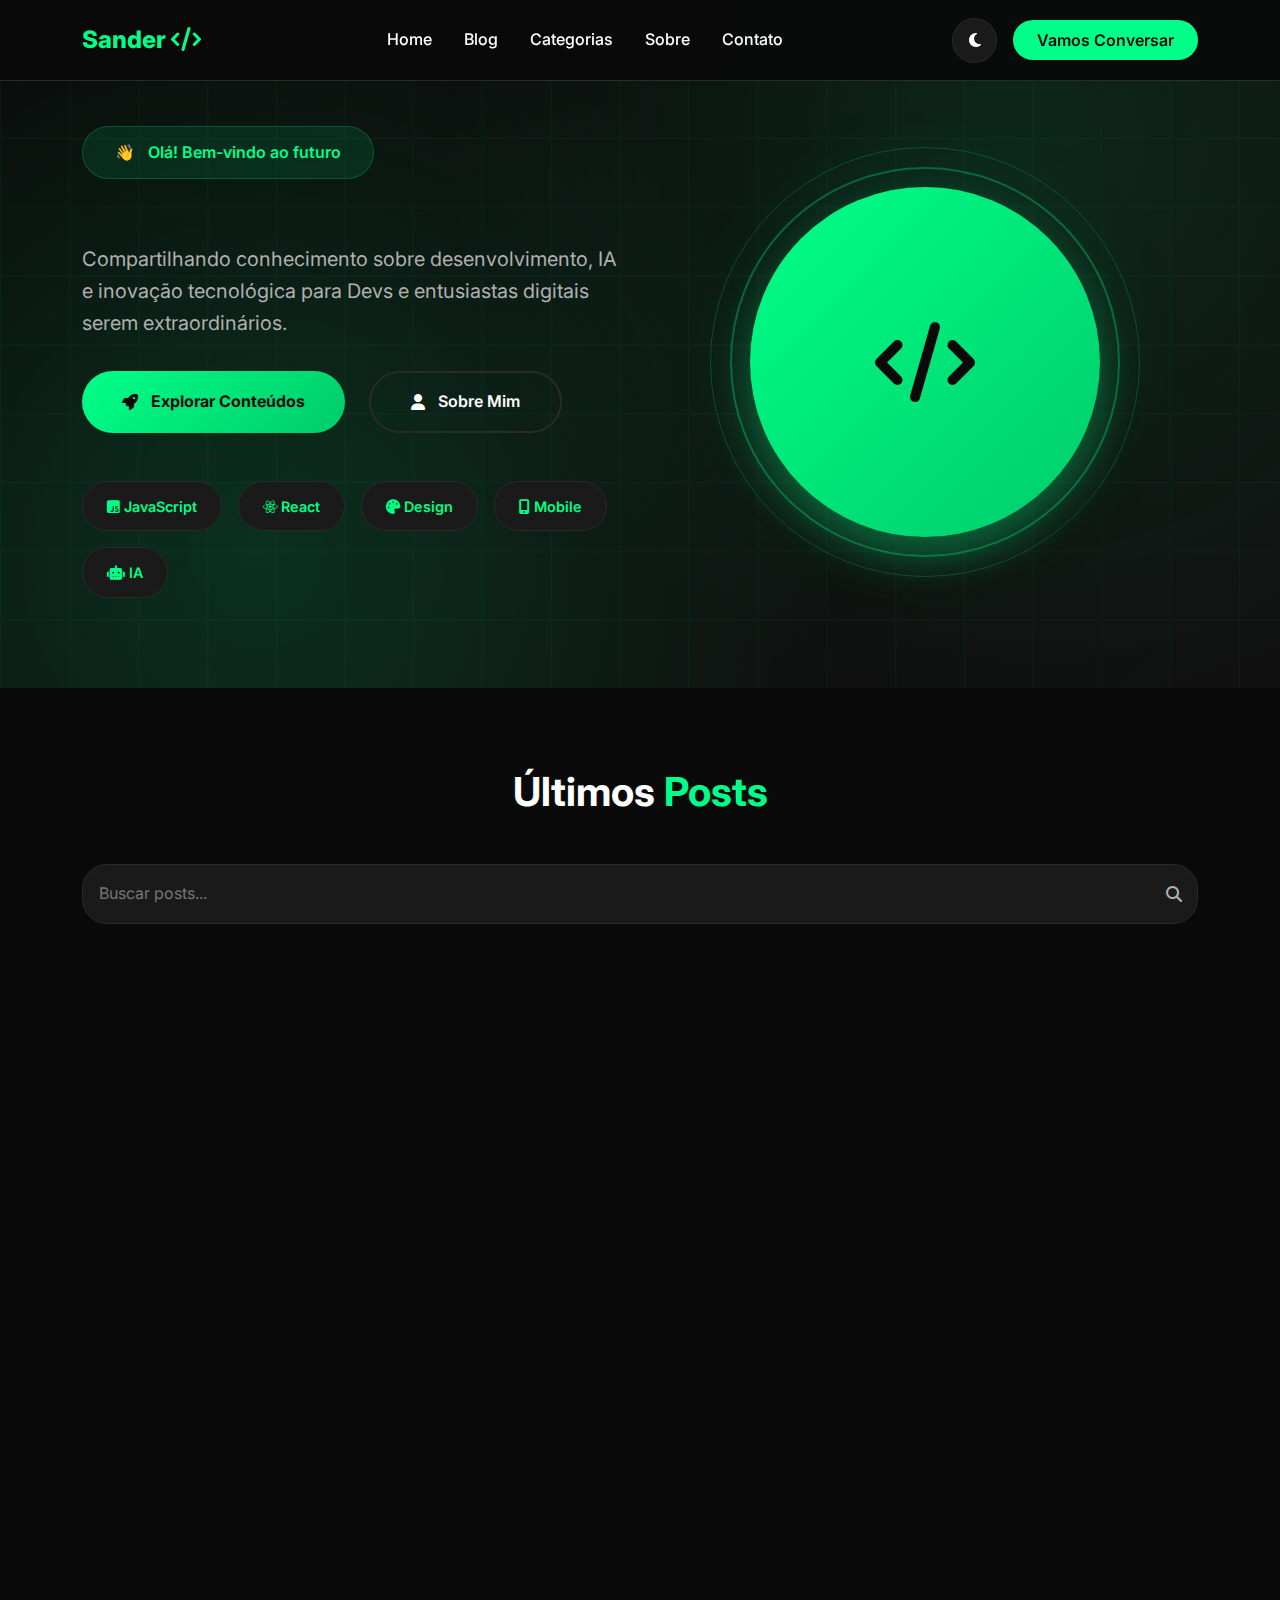
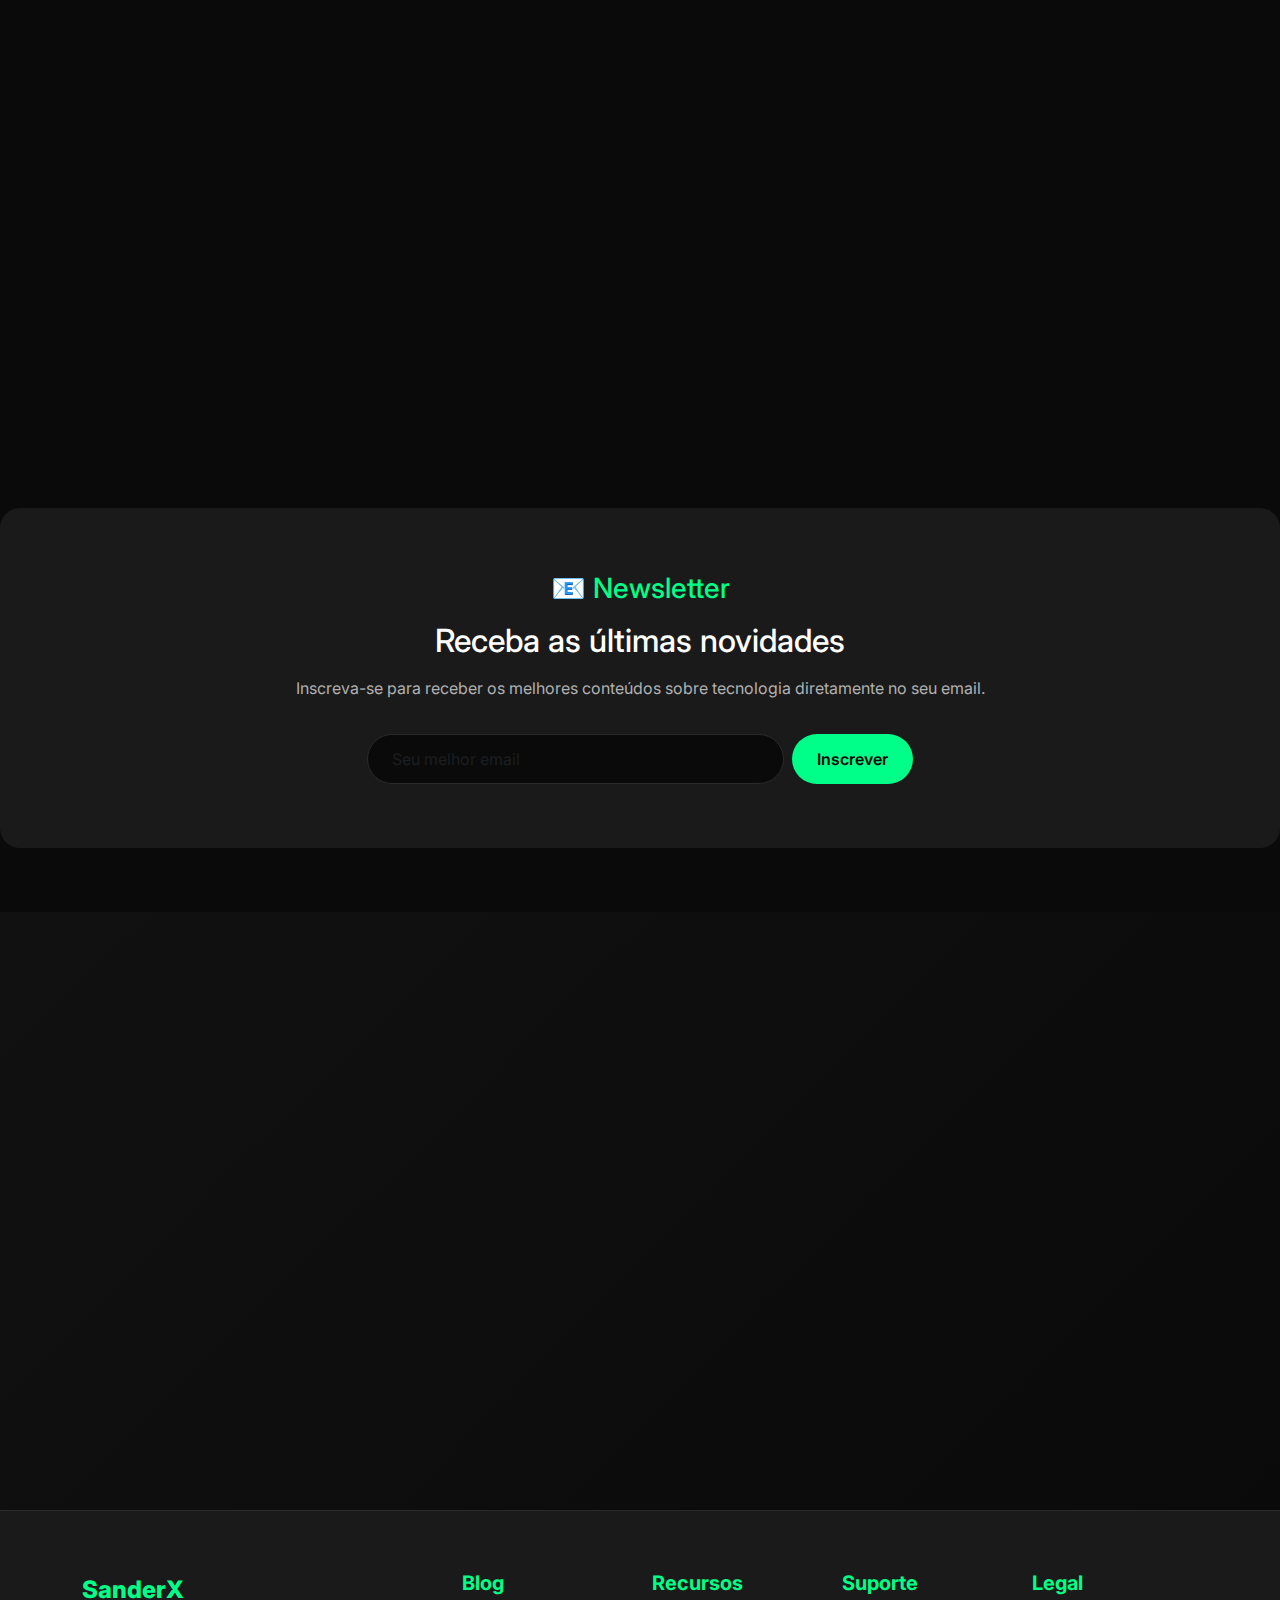
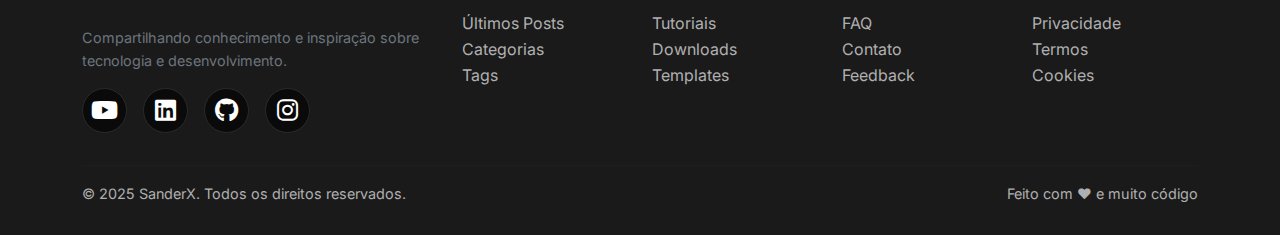
<file: sanderx/index.html>
<!DOCTYPE html>
<html lang="pt-BR">
<head>
    <meta charset="UTF-8">
    <meta name="viewport" content="width=device-width, initial-scale=1.0">
    <title>SanderX - O Cosmo Digital</title>
    <link href="https://cdnjs.cloudflare.com/ajax/libs/bootstrap/5.3.0/css/bootstrap.min.css" rel="stylesheet">
    <link href="https://cdnjs.cloudflare.com/ajax/libs/font-awesome/6.4.0/css/all.min.css" rel="stylesheet">
    <link href="https://fonts.googleapis.com/css2?family=Inter:wght@300;400;500;600;700;800&display=swap" rel="stylesheet">
    <link rel="stylesheet" href="css/style.css">
    <link rel="stylesheet" href="css/cssAuxiliar.css">
</head>
<body>
    <!-- Loading Screen -->
    <div class="loading-screen" id="loadingScreen">
        <div class="loader"></div>
    </div>
    <!-- Navigation -->
    <nav class="navbar navbar-expand-lg fixed-top">
        <div class="container">
            <a class="navbar-brand" href="#"> Sander <i class="fas fa-code"></i></a>
            <button class="navbar-toggler" type="button" data-bs-toggle="collapse" data-bs-target="#navbarNav">
                <i class="fas fa-bars"></i>
            </button>
            <div class="collapse navbar-collapse" id="navbarNav">
                <ul class="navbar-nav mx-auto">
                    <li class="nav-item">
                        <a class="nav-link" href="index.html">Home</a>
                    </li>
                    <li class="nav-item">
                        <a class="nav-link" href="blog.html">Blog</a>
                    </li>
                    <li class="nav-item">
                        <a class="nav-link" href="#categorias">Categorias</a>
                    </li>
                    <li class="nav-item">
                        <a class="nav-link" href="sobre.html">Sobre</a>
                    </li>
                    <li class="nav-item">
                        <a class="nav-link" href="contato.html">Contato</a>
                    </li>
                </ul>
                <div class="d-flex align-items-center gap-3">
                    <button class="theme-toggle" id="themeToggle">
                        <i class="fas fa-moon"></i>
                    </button>
                    <button class="btn btn-talk">Vamos Conversar</button>
                </div>
            </div>
        </div>
    </nav>

    <!-- Hero Section -->
     <section class="hero" id="home">
        <div class="container">
            <div class="row align-items-center">
                <div class="col-lg-6">
                    <div class="hero-content fade-in-up">
                        <div class="hero-badge">
                            <span>👋</span>
                            Olá! Bem-vindo ao futuro
                        </div>
                        <h1>
                            Explorando o universo da 
                            <span class="text-gradient">Tecnologia</span>
                        </h1>
                        <p class="hero-subtitle">
                            Compartilhando conhecimento sobre desenvolvimento, IA e inovação tecnológica para Devs e entusiastas digitais serem extraordinários.
                        </p>
                        
                        <div class="hero-cta">
                            <a href="#blog" class="btn-primary-hero">
                                <i class="fas fa-rocket"></i>
                                Explorar Conteúdos
                            </a>
                            <a href="#sobre" class="btn-secondary-hero">
                                <i class="fas fa-user"></i>
                                Sobre Mim
                            </a>
                        </div>
                        
                        <div class="hero-tags">
                            <span class="tag"><i class="fab fa-js-square"></i> JavaScript</span>
                            <span class="tag"><i class="fab fa-react"></i> React</span>
                            <span class="tag"><i class="fas fa-palette"></i> Design</span>
                            <span class="tag"><i class="fas fa-mobile-alt"></i> Mobile</span>
                            <span class="tag"><i class="fas fa-robot"></i> IA</span>
                        </div>
                    </div>
                </div>
                <div class="col-lg-6">
                    <div class="hero-visual fade-in-up">
                        <div class="hero-circle">
                            <i class="fas fa-code"></i>
                        </div>
                    </div>
                </div>
            </div>
        </div>
    </section>

    <!-- Blog Posts Section -->
    <section class="blog-section" id="blog">
        <div class="container">
            <h2 class="section-title fade-in-up">Últimos <span>Posts</span></h2>
            
            <div class="row g-4">
                <div class="col-lg-4 col-md-6 fade-in-up">
                    <article class="blog-card">
                        <div class="blog-image">
                            <i class="fab fa-react"></i>
                        </div>
                        <div class="blog-content">
                            <div class="blog-meta">
                                <span><i class="fas fa-calendar"></i> 28 Mai 2025</span>
                                <span><i class="fas fa-tag"></i> React</span>
                            </div>
                            <h3 class="blog-title">React 19: Novidades e Recursos Revolucionários</h3>
                            <p class="blog-excerpt">Descubra as principais funcionalidades do React 19 e como elas podem transformar o desenvolvimento de aplicações modernas.</p>
                            <a href="#" class="read-more">Ler mais <i class="fas fa-arrow-right"></i></a>
                        </div>
                    </article>
                </div>

                <div class="col-lg-4 col-md-6 fade-in-up">
                    <article class="blog-card">
                        <div class="blog-image">
                            <i class="fas fa-palette"></i>
                        </div>
                        <div class="blog-content">
                            <div class="blog-meta">
                                <span><i class="fas fa-calendar"></i> 25 Mai 2025</span>
                                <span><i class="fas fa-tag"></i> Design</span>
                            </div>
                            <h3 class="blog-title">Tendências de UI/UX para 2025</h3>
                            <p class="blog-excerpt">Explore as principais tendências de design que estão moldando a experiência do usuário em 2025.</p>
                            <a href="#" class="read-more">Ler mais <i class="fas fa-arrow-right"></i></a>
                        </div>
                    </article>
                </div>

                <div class="col-lg-4 col-md-6 fade-in-up">
                    <article class="blog-card">
                        <div class="blog-image">
                            <i class="fas fa-robot"></i>
                        </div>
                        <div class="blog-content">
                            <div class="blog-meta">
                                <span><i class="fas fa-calendar"></i> 22 Mai 2025</span>
                                <span><i class="fas fa-tag"></i> IA</span>
                            </div>
                            <h3 class="blog-title">Inteligência Artificial no Desenvolvimento</h3>
                            <p class="blog-excerpt">Como a IA está revolucionando o processo de desenvolvimento e aumentando a produtividade dos desenvolvedores.</p>
                            <a href="#" class="read-more">Ler mais <i class="fas fa-arrow-right"></i></a>
                        </div>
                    </article>
                </div>

                <div class="col-lg-4 col-md-6 fade-in-up">
                    <article class="blog-card">
                        <div class="blog-image">
                            <i class="fas fa-mobile-alt"></i>
                        </div>
                        <div class="blog-content">
                            <div class="blog-meta">
                                <span><i class="fas fa-calendar"></i> 20 Mai 2025</span>
                                <span><i class="fas fa-tag"></i> Mobile</span>
                            </div>
                            <h3 class="blog-title">Progressive Web Apps: O Futuro é Agora</h3>
                            <p class="blog-excerpt">Entenda como PWAs estão revolucionando a experiência mobile e desktop simultaneamente.</p>
                            <a href="#" class="read-more">Ler mais <i class="fas fa-arrow-right"></i></a>
                        </div>
                    </article>
                </div>

                <div class="col-lg-4 col-md-6 fade-in-up">
                    <article class="blog-card">
                        <div class="blog-image">
                            <i class="fas fa-database"></i>
                        </div>
                        <div class="blog-content">
                            <div class="blog-meta">
                                <span><i class="fas fa-calendar"></i> 18 Mai 2025</span>
                                <span><i class="fas fa-tag"></i> Backend</span>
                            </div>
                            <h3 class="blog-title">Node.js vs Deno: A Batalha dos Runtimes</h3>
                            <p class="blog-excerpt">Comparação detalhada entre Node.js e Deno para ajudar na escolha da melhor solução para seu projeto.</p>
                            <a href="#" class="read-more">Ler mais <i class="fas fa-arrow-right"></i></a>
                        </div>
                    </article>
                </div>

                <div class="col-lg-4 col-md-6 fade-in-up">
                    <article class="blog-card">
                        <div class="blog-image">
                            <i class="fas fa-shield-alt"></i>
                        </div>
                        <div class="blog-content">
                            <div class="blog-meta">
                                <span><i class="fas fa-calendar"></i> 15 Mai 2025</span>
                                <span><i class="fas fa-tag"></i> Segurança</span>
                            </div>
                            <h3 class="blog-title">Cybersecurity em Aplicações Web</h3>
                            <p class="blog-excerpt">Melhores práticas de segurança para proteger suas aplicações web contra ameaças modernas.</p>
                            <a href="#" class="read-more">Ler mais <i class="fas fa-arrow-right"></i></a>
                        </div>
                    </article>
                </div>
            </div>
        </div>
    </section>

    <!-- Categories Section -->
    <section class="categories-section" id="categorias">
        <div class="container">
            <h2 class="section-title fade-in-up">Categorias <span>Populares</span></h2>
            
            <div class="row g-4">
                <div class="col-lg-3 col-md-6 fade-in-up">
                    <div class="category-card">
                        <div class="category-icon">
                            <i class="fas fa-code"></i>
                        </div>
                        <h3 class="category-title">Desenvolvimento</h3>
                        <p>Tutoriais e dicas sobre programação, frameworks e ferramentas de desenvolvimento.</p>
                    </div>
                </div>

                <div class="col-lg-3 col-md-6 fade-in-up">
                    <div class="category-card">
                        <div class="category-icon">
                            <i class="fas fa-palette"></i>
                        </div>
                        <h3 class="category-title">Design</h3>
                        <p>Tendências em UI/UX, design systems e experiência do usuário.</p>
                    </div>
                </div>

                <div class="col-lg-3 col-md-6 fade-in-up">
                    <div class="category-card">
                        <div class="category-icon">
                            <i class="fas fa-mobile-alt"></i>
                        </div>
                        <h3 class="category-title">Mobile</h3>
                        <p>Desenvolvimento mobile, apps nativos e progressive web apps.</p>
                    </div>
                </div>

                <div class="col-lg-3 col-md-6 fade-in-up">
                    <div class="category-card">
                        <div class="category-icon">
                            <i class="fas fa-robot"></i>
                        </div>
                        <h3 class="category-title">IA & Tech</h3>
                        <p>Inteligência artificial, machine learning e tecnologias emergentes.</p>
                    </div>
                </div>
            </div>
        </div>
    </section>

    <!-- Footer -->
    <footer class="footer">
        <div class="container">
            <div class="row">
                <div class="col-lg-4">
                    <div class="footer-brand">SanderX</div>
                    <p class="text-secondary">Compartilhando conhecimento e inspiração sobre tecnologia e desenvolvimento.</p>
                    <div class="social-links">
                        <a href="#" class="social-link" target="_blank"><i class="fab fa-youtube"></i></a>
                        <a href="https://www.linkedin.com/in/alex-sander-neves/" class="social-link" target="_blank"><i class="fab fa-linkedin"></i></a>
                        <a href="https://github.com/AlexSan369" class="social-link" target="_blank"><i class="fab fa-github"></i></a>
                        <a href="https://instagram.com/sand.eeer" class="social-link" target="_blank"><i class="fab fa-instagram"></i></a>
                    </div>
                </div>
                <div class="col-lg-2 col-md-6">
                    <h5>Blog</h5>
                    <ul>
                        <li><a href="#" >Últimos Posts</a></li>
                        <li><a href="#" >Categorias</a></li>
                        <li><a href="#" >Tags</a></li>
                    </ul>
                </div>
                <div class="col-lg-2 col-md-6">
                    <h5>Recursos</h5>
                    <ul>
                        <li><a href="#" >Tutoriais</a></li>
                        <li><a href="#" >Downloads</a></li>
                        <li><a href="#" >Templates</a></li>
                    </ul>
                </div>
                <div class="col-lg-2 col-md-6">
                    <h5>Suporte</h5>
                    <ul>
                        <li><a href="#" >FAQ</a></li>
                        <li><a href="contato.html" >Contato</a></li>
                        <li><a href="#" >Feedback</a></li>
                    </ul>
                </div>
                <div class="col-lg-2 col-md-6">
                    <h5>Legal</h5>
                    <ul>
                        <li><a href="#" >Privacidade</a></li>
                        <li><a href="#" >Termos</a></li>
                        <li><a href="#" >Cookies</a></li>
                    </ul>
                </div>
            </div>
            <hr>
            <div class="row align-items-center">
                <div class="col-md-6">
                    <p>&copy; 2025 SanderX. Todos os direitos reservados.</p>
                </div>
                <div class="col-md-6 text-md-end">
                    <p>Feito com <span>♥</span> e muito código</p>
                </div>
            </div>
        </div>
    </footer>

    <script src="https://cdnjs.cloudflare.com/ajax/libs/bootstrap/5.3.0/js/bootstrap.bundle.min.js"></script>
    <script src="js/script.js"></script>
        
</body>
</html>
</file>
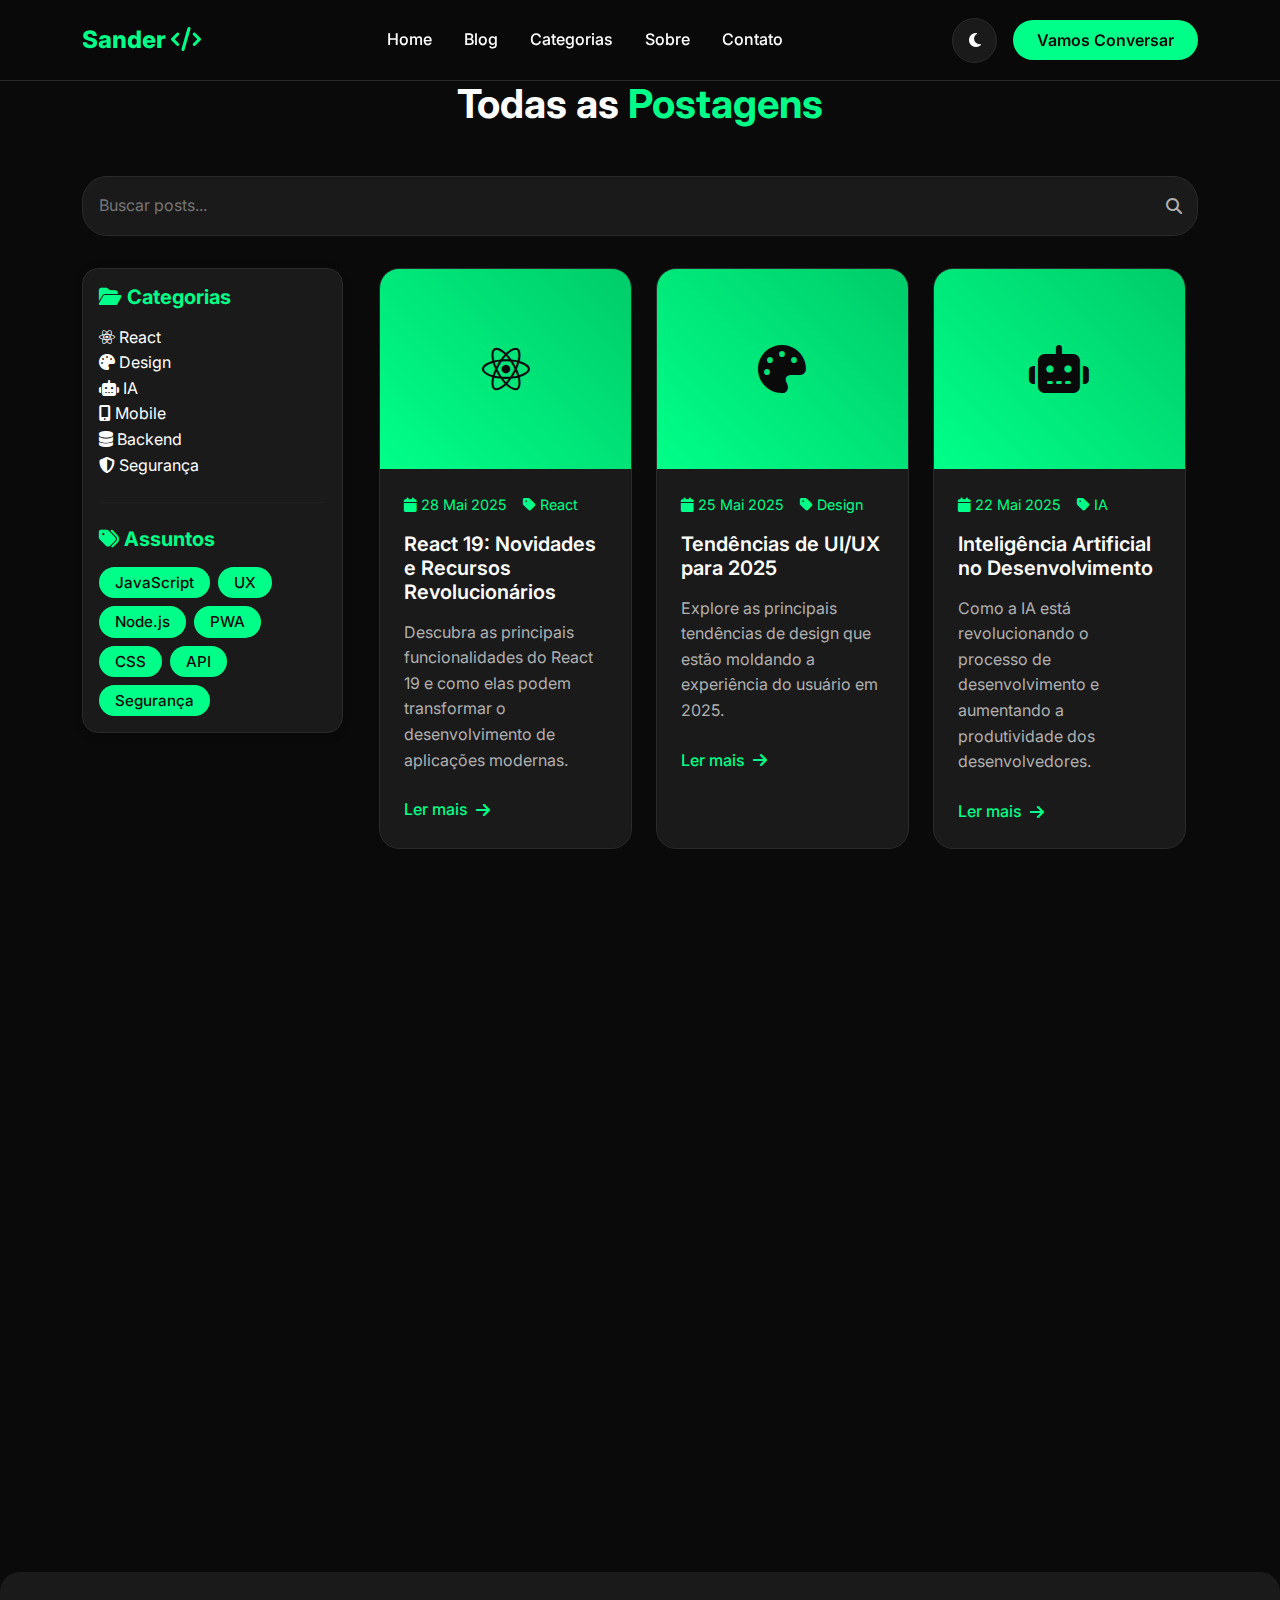
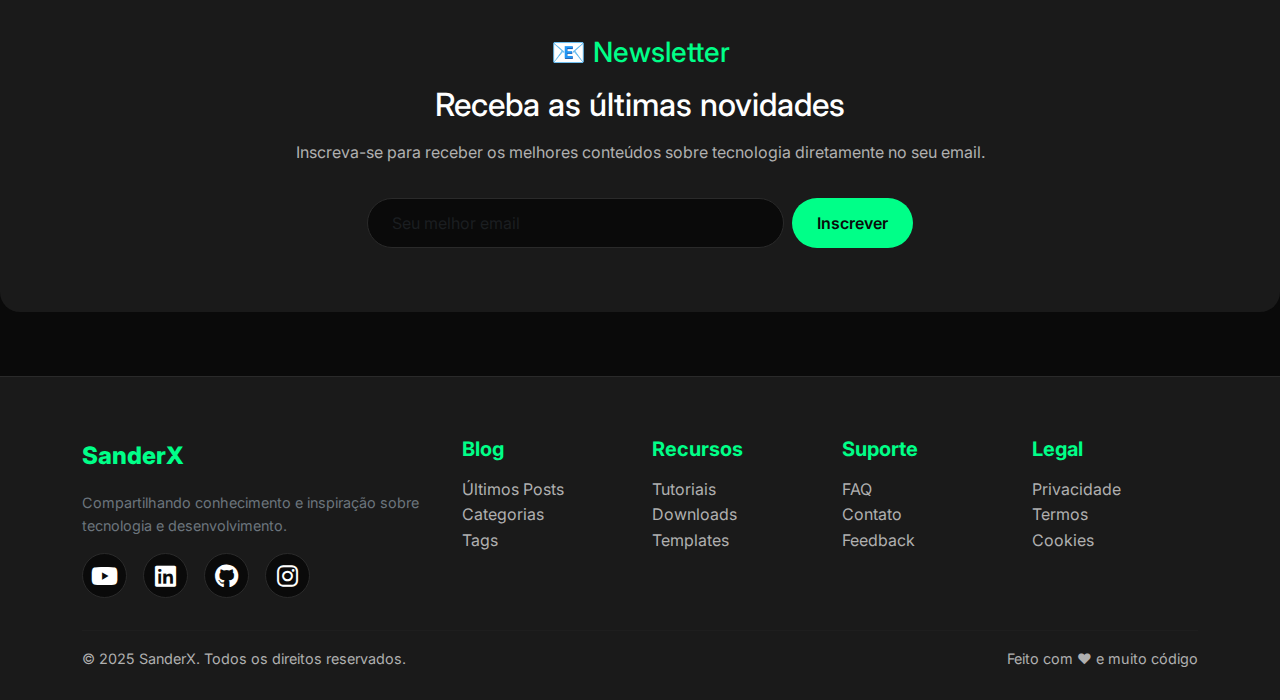
<file: sanderx/blog.html>
<!DOCTYPE html>
<html lang="pt-BR">
<head>
    <meta charset="UTF-8">
    <meta name="viewport" content="width=device-width, initial-scale=1.0">
    <title>Blog | SanderX - O Cosmo Digital</title>
    <link href="https://cdnjs.cloudflare.com/ajax/libs/bootstrap/5.3.0/css/bootstrap.min.css" rel="stylesheet">
    <link href="https://cdnjs.cloudflare.com/ajax/libs/font-awesome/6.4.0/css/all.min.css" rel="stylesheet">
    <link href="https://fonts.googleapis.com/css2?family=Inter:wght@300;400;500;600;700;800&display=swap" rel="stylesheet">
    <link rel="stylesheet" href="css/style.css">
    <link rel="stylesheet" href="css/cssAuxiliar.css">
</head>
<body>
    <!-- Loading Screen -->
    <div class="loading-screen" id="loadingScreen">
        <div class="loader"></div>
    </div>
    
   <nav class="navbar navbar-expand-lg fixed-top">
        <div class="container">
            <a class="navbar-brand" href="#"> Sander <i class="fas fa-code"></i></a>
            <button class="navbar-toggler" type="button" data-bs-toggle="collapse" data-bs-target="#navbarNav">
                <i class="fas fa-bars"></i>
            </button>
            <div class="collapse navbar-collapse" id="navbarNav">
                <ul class="navbar-nav mx-auto">
                    <li class="nav-item">
                        <a class="nav-link" href="index.html">Home</a>
                    </li>
                    <li class="nav-item">
                        <a class="nav-link" href="blog.html">Blog</a>
                    </li>
                    <li class="nav-item">
                        <a class="nav-link" href="#categorias">Categorias</a>
                    </li>
                    <li class="nav-item">
                        <a class="nav-link" href="sobre.html">Sobre</a>
                    </li>
                    <li class="nav-item">
                        <a class="nav-link" href="contato.html">Contato</a>
                    </li>
                </ul>
                <div class="d-flex align-items-center gap-3">
                    <button class="theme-toggle" id="themeToggle">
                        <i class="fas fa-moon"></i>
                    </button>
                    <button class="btn btn-talk">Vamos Conversar</button>
                </div>
            </div>
        </div>
    </nav>

    <!-- Blog Posts Section -->
    <section class="blog-section" id="blog">
        <div class="container">
            <h2 class="section-title fade-in-up">Todas as <span>Postagens</span></h2>
            <div class="row g-4 justify-content-center">
                <!-- Sidebar à esquerda -->
                <aside class="col-lg-3 d-none d-lg-block">
                    <div class="card sidebar-card">
                        <div class="card-body">
                            <h5 class="sidebar-title">
                                <i class="fas fa-folder-open"></i> Categorias
                            </h5>
                            <ul class="sidebar-list">
                                <li><a href="#react"><i class="fab fa-react"></i> React</a></li>
                                <li><a href="#design"><i class="fas fa-palette"></i> Design</a></li>
                                <li><a href="#ia"><i class="fas fa-robot"></i> IA</a></li>
                                <li><a href="#mobile"><i class="fas fa-mobile-alt"></i> Mobile</a></li>
                                <li><a href="#backend"><i class="fas fa-database"></i> Backend</a></li>
                                <li><a href="#seguranca"><i class="fas fa-shield-alt"></i> Segurança</a></li>
                            </ul>
                            <hr class="sidebar-divider">
                            <h5 class="sidebar-title">
                                <i class="fas fa-tags"></i> Assuntos
                            </h5>
                            <div class="sidebar-tags">
                                <a href="#javascript" class="badge rounded-pill">JavaScript</a>
                                <a href="#ux" class="badge rounded-pill">UX</a>
                                <a href="#node" class="badge rounded-pill">Node.js</a>
                                <a href="#pwa" class="badge rounded-pill">PWA</a>
                                <a href="#css" class="badge rounded-pill">CSS</a>
                                <a href="#api" class="badge rounded-pill">API</a>
                                <a href="#seguranca" class="badge rounded-pill">Segurança</a>
                            </div>
                        </div>
                    </div>
                </aside>
                <!-- Cards centralizados -->
                <div class="col-lg-9 d-flex justify-content-center">
                    <div class="row g-4 justify-content-center w-100">
                        <!-- Exemplo de card -->
                        <div class="col-lg-4 col-md-6 fade-in-up">
                            <article class="blog-card" id="react">
                                <div class="blog-image">
                                    <i class="fab fa-react"></i>
                                </div>
                                <div class="blog-content">
                                    <div class="blog-meta">
                                        <span><i class="fas fa-calendar"></i> 28 Mai 2025</span>
                                        <span><i class="fas fa-tag"></i> React</span>
                                    </div>
                                    <h3 class="blog-title">React 19: Novidades e Recursos Revolucionários</h3>
                                    <p class="blog-excerpt">Descubra as principais funcionalidades do React 19 e como elas podem transformar o desenvolvimento de aplicações modernas.</p>
                                    <a href="#" class="read-more">Ler mais <i class="fas fa-arrow-right"></i></a>
                                </div>
                            </article>
                        </div>
                        <div class="col-lg-4 col-md-6 fade-in-up">
                            <article class="blog-card" id="design">
                                <div class="blog-image">
                                    <i class="fas fa-palette"></i>
                                </div>
                                <div class="blog-content">
                                    <div class="blog-meta">
                                        <span><i class="fas fa-calendar"></i> 25 Mai 2025</span>
                                        <span><i class="fas fa-tag"></i> Design</span>
                                    </div>
                                    <h3 class="blog-title">Tendências de UI/UX para 2025</h3>
                                    <p class="blog-excerpt">Explore as principais tendências de design que estão moldando a experiência do usuário em 2025.</p>
                                    <a href="#" class="read-more">Ler mais <i class="fas fa-arrow-right"></i></a>
                                </div>
                            </article>
                        </div>
                        <div class="col-lg-4 col-md-6 fade-in-up">
                            <article class="blog-card" id="ia">
                                <div class="blog-image">
                                    <i class="fas fa-robot"></i>
                                </div>
                                <div class="blog-content">
                                    <div class="blog-meta">
                                        <span><i class="fas fa-calendar"></i> 22 Mai 2025</span>
                                        <span><i class="fas fa-tag"></i> IA</span>
                                    </div>
                                    <h3 class="blog-title">Inteligência Artificial no Desenvolvimento</h3>
                                    <p class="blog-excerpt">Como a IA está revolucionando o processo de desenvolvimento e aumentando a produtividade dos desenvolvedores.</p>
                                    <a href="#" class="read-more">Ler mais <i class="fas fa-arrow-right"></i></a>
                                </div>
                            </article>
                        </div>
                        <div class="col-lg-4 col-md-6 fade-in-up">
                            <article class="blog-card" id="mobile">
                                <div class="blog-image">
                                    <i class="fas fa-mobile-alt"></i>
                                </div>
                                <div class="blog-content">
                                    <div class="blog-meta">
                                        <span><i class="fas fa-calendar"></i> 20 Mai 2025</span>
                                        <span><i class="fas fa-tag"></i> Mobile</span>
                                    </div>
                                    <h3 class="blog-title">Progressive Web Apps: O Futuro é Agora</h3>
                                    <p class="blog-excerpt">Entenda como PWAs estão revolucionando a experiência mobile e desktop simultaneamente.</p>
                                    <a href="#" class="read-more">Ler mais <i class="fas fa-arrow-right"></i></a>
                                </div>
                            </article>
                        </div>
                        <div class="col-lg-4 col-md-6 fade-in-up">
                            <article class="blog-card" id="backend">
                                <div class="blog-image">
                                    <i class="fas fa-database"></i>
                                </div>
                                <div class="blog-content">
                                    <div class="blog-meta">
                                        <span><i class="fas fa-calendar"></i> 18 Mai 2025</span>
                                        <span><i class="fas fa-tag"></i> Backend</span>
                                    </div>
                                    <h3 class="blog-title">Node.js vs Deno: A Batalha dos Runtimes</h3>
                                    <p class="blog-excerpt">Comparação detalhada entre Node.js e Deno para ajudar na escolha da melhor solução para seu projeto.</p>
                                    <a href="#" class="read-more">Ler mais <i class="fas fa-arrow-right"></i></a>
                                </div>
                            </article>
                        </div>
                        <div class="col-lg-4 col-md-6 fade-in-up">
                            <article class="blog-card" id="seguranca">
                                <div class="blog-image">
                                    <i class="fas fa-shield-alt"></i>
                                </div>
                                <div class="blog-content">
                                    <div class="blog-meta">
                                        <span><i class="fas fa-calendar"></i> 15 Mai 2025</span>
                                        <span><i class="fas fa-tag"></i> Segurança</span>
                                    </div>
                                    <h3 class="blog-title">Cybersecurity em Aplicações Web</h3>
                                    <p class="blog-excerpt">Melhores práticas de segurança para proteger suas aplicações web contra ameaças modernas.</p>
                                    <a href="#" class="read-more">Ler mais <i class="fas fa-arrow-right"></i></a>
                                </div>
                            </article>
                        </div>
                        <!-- Adicione mais cards conforme necessário -->
                    </div>
                </div>
            </div>
        </div>
    </section>

    <!-- Footer -->
    <footer class="footer">
        <div class="container">
            <div class="row">
                <div class="col-lg-4">
                    <div class="footer-brand">SanderX</div>
                    <p class="text-secondary">Compartilhando conhecimento e inspiração sobre tecnologia e desenvolvimento.</p>
                    <div class="social-links">
                        <a href="#" class="social-link" target="_blank"><i class="fab fa-youtube"></i></a>
                        <a href="https://www.linkedin.com/in/alex-sander-neves/" class="social-link" target="_blank"><i class="fab fa-linkedin"></i></a>
                        <a href="https://github.com/AlexSan369" class="social-link" target="_blank"><i class="fab fa-github"></i></a>
                        <a href="https://instagram.com/sand.eeer" class="social-link" target="_blank"><i class="fab fa-instagram"></i></a>
                    </div>
                </div>
                <div class="col-lg-2 col-md-6">
                    <h5>Blog</h5>
                    <ul>
                        <li><a href="#">Últimos Posts</a></li>
                        <li><a href="#">Categorias</a></li>
                        <li><a href="#">Tags</a></li>
                    </ul>
                </div>
                <div class="col-lg-2 col-md-6">
                    <h5>Recursos</h5>
                    <ul>
                        <li><a href="#">Tutoriais</a></li>
                        <li><a href="#">Downloads</a></li>
                        <li><a href="#">Templates</a></li>
                    </ul>
                </div>
                <div class="col-lg-2 col-md-6">
                    <h5>Suporte</h5>
                    <ul>
                        <li><a href="#">FAQ</a></li>
                        <li><a href="contato.html">Contato</a></li>
                        <li><a href="#">Feedback</a></li>
                    </ul>
                </div>
                <div class="col-lg-2 col-md-6">
                    <h5>Legal</h5>
                    <ul>
                        <li><a href="#">Privacidade</a></li>
                        <li><a href="#">Termos</a></li>
                        <li><a href="#">Cookies</a></li>
                    </ul>
                </div>
            </div>
            <hr>
            <div class="row align-items-center">
                <div class="col-md-6">
                    <p>&copy; 2025 SanderX. Todos os direitos reservados.</p>
                </div>
                <div class="col-md-6 text-md-end">
                    <p>Feito com <span>♥</span> e muito código</p>
                </div>
            </div>
        </div>
    </footer>

    <script src="https://cdnjs.cloudflare.com/ajax/libs/bootstrap/5.3.0/js/bootstrap.bundle.min.js"></script>
    <script src="js/script.js"></script>
</body>
</html>
</file>
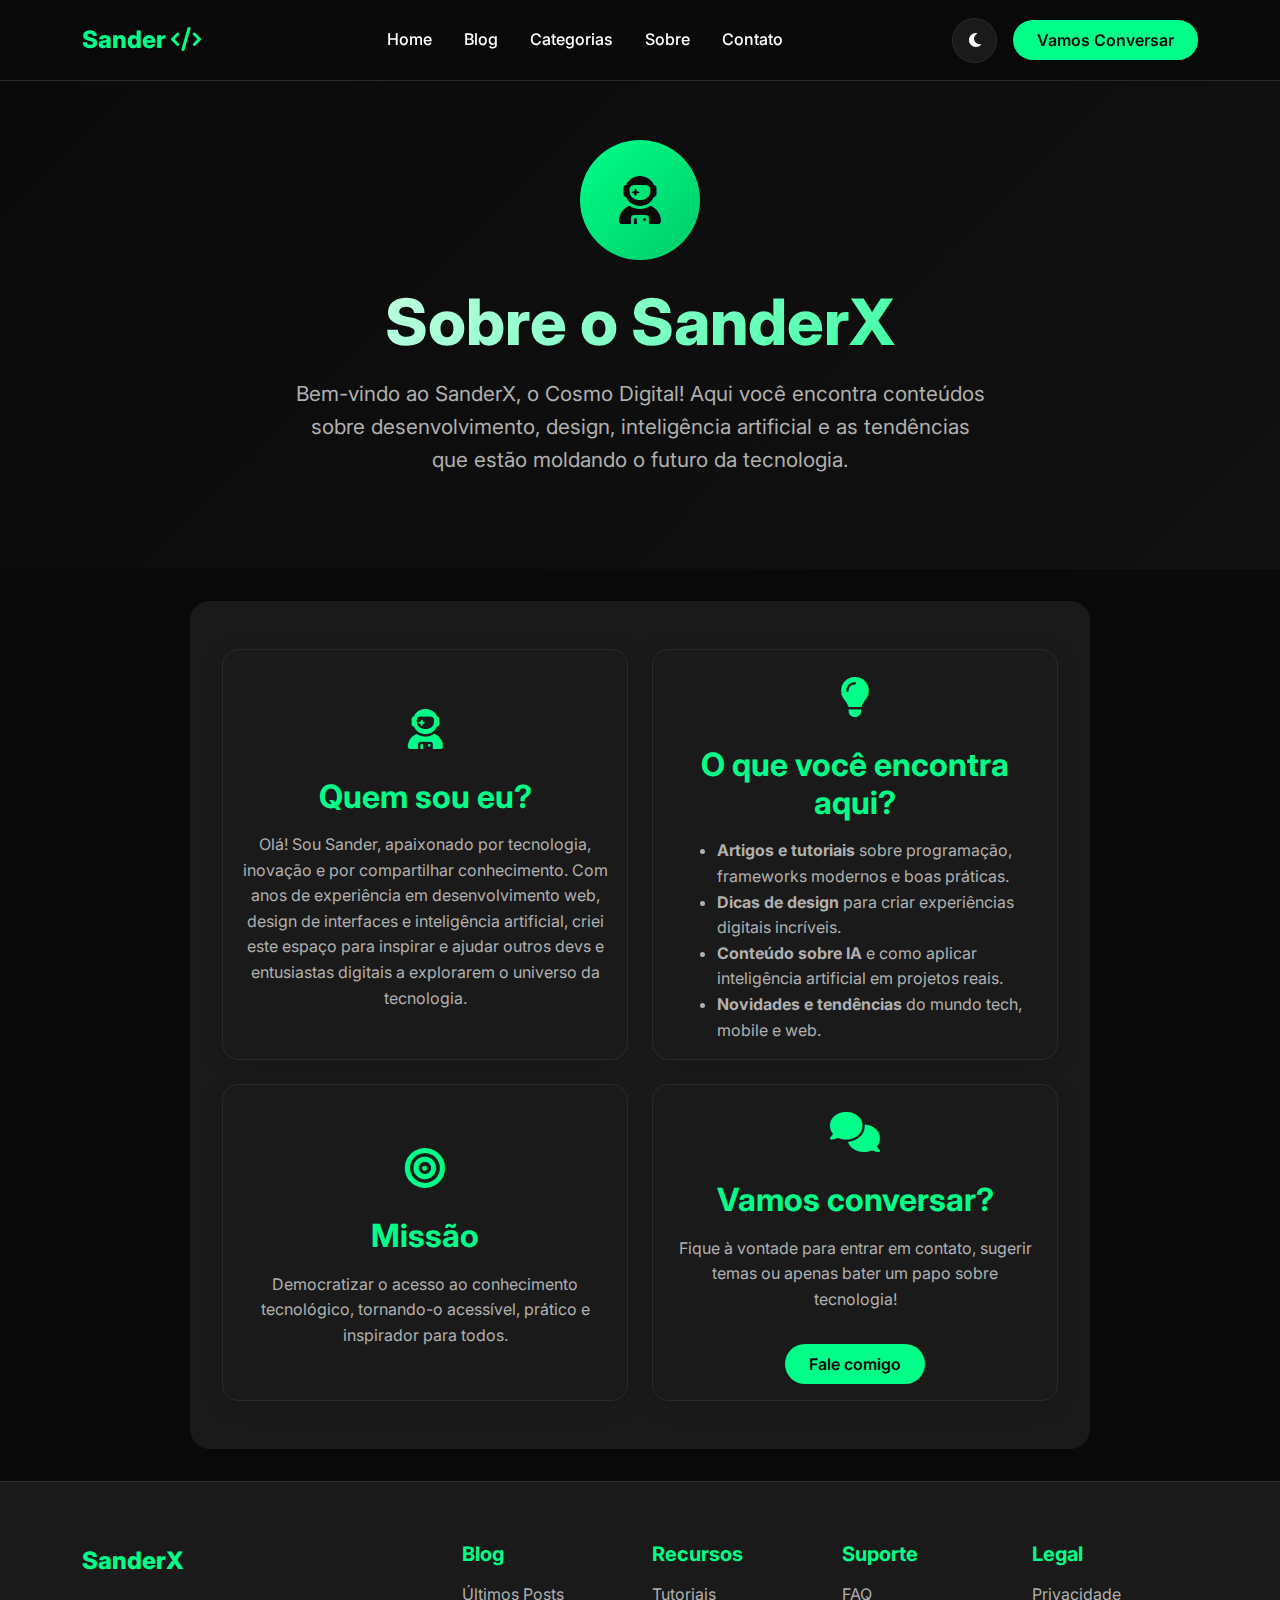
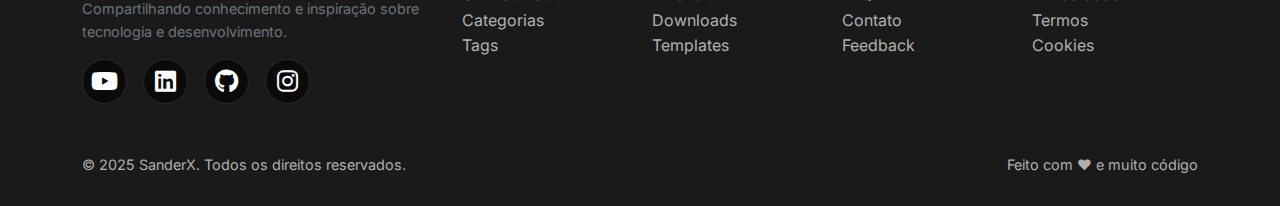
<file: sanderx/sobre.html>
<!DOCTYPE html>
<html lang="pt-BR">
<head>
    <meta charset="UTF-8">
    <meta name="viewport" content="width=device-width, initial-scale=1.0">
    <title>Sobre | SanderX - O Cosmo Digital</title>
    <link href="https://cdnjs.cloudflare.com/ajax/libs/bootstrap/5.3.0/css/bootstrap.min.css" rel="stylesheet">
    <link href="https://cdnjs.cloudflare.com/ajax/libs/font-awesome/6.4.0/css/all.min.css" rel="stylesheet">
    <link href="https://fonts.googleapis.com/css2?family=Inter:wght@300;400;500;600;700;800&display=swap" rel="stylesheet">
    <link rel="stylesheet" href="css/style.css">
    <link rel="stylesheet" href="css/cssAuxiliar.css">
</head>
<body>
    <!-- Loading Screen -->
    <div class="loading-screen" id="loadingScreen">
        <div class="loader"></div>
    </div>

    <nav class="navbar navbar-expand-lg fixed-top">
        <div class="container">
            <a class="navbar-brand" href="#"> Sander <i class="fas fa-code"></i></a>
            <button class="navbar-toggler" type="button" data-bs-toggle="collapse" data-bs-target="#navbarNav">
                <i class="fas fa-bars"></i>
            </button>
            <div class="collapse navbar-collapse" id="navbarNav">
                <ul class="navbar-nav mx-auto">
                    <li class="nav-item">
                        <a class="nav-link" href="index.html">Home</a>
                    </li>
                    <li class="nav-item">
                        <a class="nav-link" href="blog.html">Blog</a>
                    </li>
                    <li class="nav-item">
                        <a class="nav-link" href="#categorias">Categorias</a>
                    </li>
                    <li class="nav-item">
                        <a class="nav-link" href="sobre.html">Sobre</a>
                    </li>
                    <li class="nav-item">
                        <a class="nav-link" href="contato.html">Contato</a>
                    </li>
                </ul>
                <div class="d-flex align-items-center gap-3">
                    <button class="theme-toggle" id="themeToggle">
                        <i class="fas fa-moon"></i>
                    </button>
                    <button class="btn btn-talk">Vamos Conversar</button>
                </div>
            </div>
        </div>
    </nav>

    <!-- Hero Sobre -->
    <section class="sobre-hero">
        <div class="container">
            <div class="sobre-avatar">
                <i class="fas fa-user-astronaut"></i>
            </div>
            <h1>Sobre o SanderX</h1>
            <p>
                Bem-vindo ao SanderX, o Cosmo Digital! Aqui você encontra conteúdos sobre desenvolvimento, design, inteligência artificial e as tendências que estão moldando o futuro da tecnologia. 
            </p>
        </div>
    </section>

    <!-- Sobre Section -->
    <section class="sobre-section">
        <div class="row g-4">
            <div class="col-md-6">
                <div class="card h-100 text-center" style="background: var(--card-bg); border-radius: 16px; border: 1px solid var(--border-color); box-shadow: 0 4px 24px rgba(0,0,0,0.10);">
                    <div class="card-body d-flex flex-column align-items-center justify-content-center">
                        <div style="font-size:2.5rem; color:var(--primary-green); margin-bottom: 1rem;">
                            <i class="fas fa-user-astronaut"></i>
                        </div>
                        <h2 class="card-title mb-3" style="color: var(--primary-green); font-weight: 700;">Quem sou eu?</h2>
                        <p class="card-text" style="color: var(--text-secondary);">
                            Olá! Sou Sander, apaixonado por tecnologia, inovação e por compartilhar conhecimento. Com anos de experiência em desenvolvimento web, design de interfaces e inteligência artificial, criei este espaço para inspirar e ajudar outros devs e entusiastas digitais a explorarem o universo da tecnologia.
                        </p>
                    </div>
                </div>
            </div>
            <div class="col-md-6">
                <div class="card h-100 text-center" style="background: var(--card-bg); border-radius: 16px; border: 1px solid var(--border-color); box-shadow: 0 4px 24px rgba(0,0,0,0.10);">
                    <div class="card-body d-flex flex-column align-items-center justify-content-center">
                        <div style="font-size:2.5rem; color:var(--primary-green); margin-bottom: 1rem;">
                            <i class="fas fa-lightbulb"></i>
                        </div>
                        <h2 class="card-title mb-3" style="color: var(--primary-green); font-weight: 700;">O que você encontra aqui?</h2>
                        <ul class="card-text text-start" style="color: var(--text-secondary); max-width: 340px; margin: 0 auto;">
                            <li><strong>Artigos e tutoriais</strong> sobre programação, frameworks modernos e boas práticas.</li>
                            <li><strong>Dicas de design</strong> para criar experiências digitais incríveis.</li>
                            <li><strong>Conteúdo sobre IA</strong> e como aplicar inteligência artificial em projetos reais.</li>
                            <li><strong>Novidades e tendências</strong> do mundo tech, mobile e web.</li>
                        </ul>
                    </div>
                </div>
            </div>
            <div class="col-md-6">
                <div class="card h-100 text-center" style="background: var(--card-bg); border-radius: 16px; border: 1px solid var(--border-color); box-shadow: 0 4px 24px rgba(0,0,0,0.10);">
                    <div class="card-body d-flex flex-column align-items-center justify-content-center">
                        <div style="font-size:2.5rem; color:var(--primary-green); margin-bottom: 1rem;">
                            <i class="fas fa-bullseye"></i>
                        </div>
                        <h2 class="card-title mb-3" style="color: var(--primary-green); font-weight: 700;">Missão</h2>
                        <p class="card-text" style="color: var(--text-secondary);">
                            Democratizar o acesso ao conhecimento tecnológico, tornando-o acessível, prático e inspirador para todos.
                        </p>
                    </div>
                </div>
            </div>
            <div class="col-md-6">
                <div class="card h-100 text-center" style="background: var(--card-bg); border-radius: 16px; border: 1px solid var(--border-color); box-shadow: 0 4px 24px rgba(0,0,0,0.10);">
                    <div class="card-body d-flex flex-column align-items-center justify-content-center">
                        <div style="font-size:2.5rem; color:var(--primary-green); margin-bottom: 1rem;">
                            <i class="fas fa-comments"></i>
                        </div>
                        <h2 class="card-title mb-3" style="color: var(--primary-green); font-weight: 700;">Vamos conversar?</h2>
                        <p class="card-text" style="color: var(--text-secondary);">
                            Fique à vontade para entrar em contato, sugerir temas ou apenas bater um papo sobre tecnologia!
                        </p>
                        <a href="mailto:contato@sanderx.com" class="btn btn-talk mt-3 mx-auto" style="display:block; width: fit-content; min-width: 140px; text-align: center; font-size: 1rem; padding: 0.5rem 1.5rem;">
                            Fale comigo
                        </a>
                    </div>
                </div>
            </div>
        </div>
    </section>

    <!-- Footer -->
    <footer class="footer">
        <div class="container">
            <div class="row">
                <div class="col-lg-4">
                    <div class="footer-brand">SanderX</div>
                    <p class="text-secondary">Compartilhando conhecimento e inspiração sobre tecnologia e desenvolvimento.</p>
                    <div class="social-links">
                        <a href="#" class="social-link" target="_blank"><i class="fab fa-youtube"></i></a>
                        <a href="https://www.linkedin.com/in/alex-sander-neves/" class="social-link" target="_blank"><i class="fab fa-linkedin"></i></a>
                        <a href="https://github.com/AlexSan369" class="social-link" target="_blank"><i class="fab fa-github"></i></a>
                        <a href="https://instagram.com/sand.eeer" class="social-link" target="_blank"><i class="fab fa-instagram"></i></a>
                    </div>
                </div>
                <div class="col-lg-2 col-md-6">
                    <h5>Blog</h5>
                    <ul>
                        <li><a href="#">Últimos Posts</a></li>
                        <li><a href="#">Categorias</a></li>
                        <li><a href="#">Tags</a></li>
                    </ul>
                </div>
                <div class="col-lg-2 col-md-6">
                    <h5>Recursos</h5>
                    <ul>
                        <li><a href="#">Tutoriais</a></li>
                        <li><a href="#">Downloads</a></li>
                        <li><a href="#">Templates</a></li>
                    </ul>
                </div>
                <div class="col-lg-2 col-md-6">
                    <h5>Suporte</h5>
                    <ul>
                        <li><a href="#">FAQ</a></li>
                        <li><a href="contato.html">Contato</a></li>
                        <li><a href="#">Feedback</a></li>
                    </ul>
                </div>
                <div class="col-lg-2 col-md-6">
                    <h5>Legal</h5>
                    <ul>
                        <li><a href="#">Privacidade</a></li>
                        <li><a href="#">Termos</a></li>
                        <li><a href="#">Cookies</a></li>
                    </ul>
                </div>
            </div>
            <hr>
            <div class="row align-items-center">
                <div class="col-md-6">
                    <p>&copy; 2025 SanderX. Todos os direitos reservados.</p>
                </div>
                <div class="col-md-6 text-md-end">
                    <p>Feito com <span>♥</span> e muito código</p>
                </div>
            </div>
        </div>
    </footer>
    <script src="https://cdnjs.cloudflare.com/ajax/libs/bootstrap/5.3.0/js/bootstrap.bundle.min.js"></script>
    <script src="js/script.js"></script>
</body>
</html>
</file>
<file: sanderx/css/style.css>
:root {
    --primary-green: #00ff88;
    --dark-bg: #0a0a0a;
    --card-bg: #1a1a1a;
    --text-primary: #ffffff;
    --text-secondary: #b0b0b0;
    --border-color: #2a2a2a;
    --gradient-1: linear-gradient(135deg, #00ff88 0%, #00cc6a 100%); 
    --transition-smooth: all 0.3s ease; /* Transição suave */
    --shadow-primary: 0 10px 30px rgba(0, 255, 136, 0.3);
    --navbar-bg: rgba(10, 10, 10, 0.95); /* Cor padrão para o tema escuro */
    --navbar-border: var(--border-color); /* Cor da borda do navbar */

}

* {
    margin: 0;
    padding: 0;
    box-sizing: border-box;
}

body {
    font-family: 'Inter', sans-serif;
    background: var(--dark-bg);
    color: var(--text-primary);
    line-height: 1.6;
    overflow-x: hidden; 

    /* Estilos iniciais para animação de entrada*/
    opacity: 0;
    transform: translateY(20px);
    transition: all 0.6s ease;
}

a {
    text-decoration: none;
    color: var(--text-secondary);
}

 /* Loading Screen */
        .loading-screen {
            position: fixed;
            top: 0;
            left: 0;
            width: 100%;
            height: 100vh;
            background: var(--dark-bg);
            display: flex;
            align-items: center;
            justify-content: center;
            z-index: 9999;
            transition: opacity 0.5s ease, visibility 0.5s ease;
        }

        .loading-screen.hidden {
            opacity: 0;
            visibility: hidden;
        }

        .loader {
            width: 60px;
            height: 60px;
            border: 3px solid transparent;
            border-top: 3px solid var(--primary-green);
            border-radius: 50%;
            animation: spin 1s linear infinite;
            position: relative;
        }

        .loader::after {
            content: '';
            position: absolute;
            top: -3px;
            left: -3px;
            right: -3px;
            bottom: -3px;
            border: 3px solid transparent;
            border-bottom: 3px solid rgba(0, 255, 136, 0.3);
            border-radius: 50%;
            animation: spin 1.5s linear infinite reverse;
        }

        @keyframes spin {
            0% { transform: rotate(0deg); }
            100% { transform: rotate(360deg); }
        }


/* Header */
.navbar {
    background:  var(--navbar-bg);
    backdrop-filter: blur(20px);
    border-bottom: 1px solid var(--navbar-border);
    padding: 1rem 0;
    position: fixed;
    width: 100%;
    top: 0;
    z-index: 1000;
    transition: all 0.3s ease;
}

.navbar-brand {
    font-weight: 800;
    font-size: 1.5rem;
    color: var(--primary-green) !important;
    text-decoration: none;
}

.navbar-nav .nav-link {
    color: var(--text-primary) !important;
    font-weight: 500;
    margin: 0 0.5rem;
    transition: all 0.3s ease;
    position: relative;
}

.navbar-nav .nav-link:hover {
    color: var(--primary-green) !important;
}

.navbar-nav .nav-link::after {
    content: '';
    position: absolute;
    bottom: -5px;
    left: 0;
    width: 0;
    height: 2px;
    background: var(--primary-green);
    transition: width 0.3s ease;
}

.navbar-nav .nav-link:hover::after {
    width: 100%;
}

.btn-talk {
    background: var(--primary-green);
    color: var(--dark-bg);
    border: none;
    padding: 0.5rem 1.5rem;
    border-radius: 25px;
    font-weight: 600;
    transition: all 0.3s ease;
}

.btn-talk:hover {
    background: #00cc6a;
    transform: translateY(-2px);
    box-shadow: 0 10px 30px rgba(0, 255, 136, 0.3);
}

/* Hero Section */
.hero {
     padding: 126px 0 90px; /* Reduzido em 10% de 140px 0 100px */
            background: 
                radial-gradient(circle at 20% 80%, rgba(0, 255, 136, 0.15) 0%, transparent 50%),
                radial-gradient(circle at 80% 20%, rgba(0, 255, 136, 0.1) 0%, transparent 50%),
                linear-gradient(135deg, var(--dark-bg) 0%, #111 100%);
            position: relative;
            overflow: hidden;
}

.hero::before {
      content: '';
            position: absolute;
            top: 0;
            left: 0;
            right: 0;
            bottom: 0;
            background: url('data:image/svg+xml,<svg xmlns="http://www.w3.org/2000/svg" viewBox="0 0 100 100"><defs><pattern id="grid" width="10" height="10" patternUnits="userSpaceOnUse"><path d="M 10 0 L 0 0 0 10" fill="none" stroke="rgba(0,255,136,0.1)" stroke-width="0.5"/></pattern></defs><rect width="100" height="100" fill="url(%23grid)"/></svg>');
            opacity: 0.3;
}

.hero-content {
    position: relative;
    z-index: 2;
}

.hero h1 {
    font-weight: 800;
    font-size: clamp(2.5rem, 5vw, 4rem);
    margin-bottom: 1.5rem;
    background: linear-gradient(135deg, var(--text-primary) 0%, var(--primary-green) 100%);
    -webkit-background-clip: text;
    -webkit-text-fill-color: transparent;
    background-clip: text;
}

.hero-badge {
            background: rgba(0, 255, 136, 0.1);
            color: var(--primary-green);
            padding: 0.8rem 2rem;
            border-radius: 50px;
            font-weight: 600;
            border: 1px solid rgba(0, 255, 136, 0.2);
            display: inline-flex;
            align-items: center;
            gap: 0.8rem;
            margin-bottom: 2rem;
            animation: pulse 2s infinite;
        }

        
        .hero h1 {
            font-weight: 900;
            font-size: clamp(2.5rem, 5vw, 4.5rem);
            margin-bottom: 2rem;
            line-height: 1.1;
        }

        .hero h1 .text-gradient {
            background: var(--gradient-1);
            -webkit-background-clip: text;
            -webkit-text-fill-color: transparent;
            background-clip: text;
            position: relative;
        }

        .hero-subtitle {
            font-size: 1.4rem;
            color: var(--text-secondary);
            margin-bottom: 3rem;
            font-weight: 400;
            line-height: 1.6;
        }

        .hero-cta {
            display: flex;
            gap: 1.5rem;
            margin-bottom: 3rem;
            flex-wrap: wrap;
        }

        .btn-primary-hero {
            background: var(--gradient-1);
            color: var(--dark-bg);
            padding: 1rem 2.5rem;
            border-radius: 50px;
            font-weight: 700;
            text-decoration: none;
            transition: var(--transition-smooth);
            display: inline-flex;
            align-items: center;
            gap: 0.8rem;
            border: none;
        }

        .btn-primary-hero:hover {
            transform: translateY(-3px);
            box-shadow: var(--shadow-primary);
            color: var(--dark-bg);
        }

        .btn-secondary-hero {
            background: transparent;
            color: var(--text-primary);
            padding: 1rem 2.5rem;
            border: 2px solid var(--border-color);
            border-radius: 50px;
            font-weight: 600;
            text-decoration: none;
            transition: var(--transition-smooth);
            display: inline-flex;
            align-items: center;
            gap: 0.8rem;
        }

        .btn-secondary-hero:hover {
            border-color: var(--primary-green);
            color: var(--primary-green);
            transform: translateY(-3px);
            box-shadow: 0 10px 30px rgba(0, 255, 136, 0.2);
        }
        

.hero-subtitle {
    font-size: 1.25rem;
    color: var(--text-secondary);
    margin-bottom: 2rem;
    font-weight: 400;
}

.hero-tags {
    display: flex;
            flex-wrap: wrap;
            gap: 1rem;
}

.tag {
    background: var(--card-bg);
            color: var(--primary-green);
            padding: 0.8rem 1.5rem;
            border-radius: 30px;
            font-size: 0.9rem;
            font-weight: 600;
            border: 1px solid var(--border-color);
            transition: var(--transition-smooth);
            position: relative;
            overflow: hidden;
}

.tag:hover {
    background: var(--primary-green);
    color: var(--dark-bg);
    transform: translateY(-2px);
}

.tag::before {
            content: '';
            position: absolute;
            top: 0;
            left: -100%;
            width: 100%;
            height: 100%;
            background: var(--gradient-1);
            transition: var(--transition-smooth);
            z-index: -1;
        }

        .tag:hover::before {
            left: 0;
        }

        .tag:hover {
            color: var(--dark-bg);
            transform: translateY(-5px);
            box-shadow: var(--shadow-primary);
        }

        .hero-visual {
            position: relative;
        }

        .hero-circle {
            width: 350px;
            height: 350px;
            background: var(--gradient-1);
            border-radius: 50%;
            margin: 0 auto;
            display: flex;
            align-items: center;
            justify-content: center;
            font-size: 5rem;
            color: var(--dark-bg);
            position: relative;
            animation: float 6s ease-in-out infinite;
            box-shadow: 
                0 20px 40px rgba(0, 255, 136, 0.3),
                0 0 100px rgba(0, 255, 136, 0.1);
        }

        .hero-circle::before {
            content: '';
            position: absolute;
            top: -20px;
            left: -20px;
            right: -20px;
            bottom: -20px;
            border: 2px solid rgba(0, 255, 136, 0.3);
            border-radius: 50%;
            animation: rotate 20s linear infinite;
        }

        .hero-circle::after {
            content: '';
            position: absolute;
            top: -40px;
            left: -40px;
            right: -40px;
            bottom: -40px;
            border: 1px solid rgba(0, 255, 136, 0.2);
            border-radius: 50%;
            animation: rotate 30s linear infinite reverse;
        }

/* Blog Posts Section */
.blog-section {
    padding: 80px 0;
    background: var(--dark-bg);
}

.section-title {
    font-weight: 700;
    font-size: 2.5rem;
    margin-bottom: 3rem;
    text-align: center;
}

.blog-card {
    background: var(--card-bg);
    border-radius: 20px;
    padding: 0;
    border: 1px solid var(--border-color);
    transition: all 0.3s ease;
    overflow: hidden;
    height: 100%;
}

.blog-card:hover {
    transform: translateY(-10px);
    box-shadow: 0 20px 40px rgba(0, 0, 0, 0.3);
    border-color: var(--primary-green);
}

.blog-image {
    width: 100%;
    height: 200px;
    background: linear-gradient(45deg, var(--primary-green), #00cc6a);
    display: flex;
    align-items: center;
    justify-content: center;
    font-size: 3rem;
    color: var(--dark-bg);
}

.blog-content {
    padding: 1.5rem;
}

.blog-meta {
    display: flex;
    align-items: center;
    gap: 1rem;
    margin-bottom: 1rem;
    font-size: 0.9rem;
    color: var(--text-secondary);
}

.blog-title {
    font-weight: 600;
    font-size: 1.25rem;
    margin-bottom: 1rem;
    color: var(--text-primary);
}

.blog-excerpt {
    color: var(--text-secondary);
    margin-bottom: 1.5rem;
    line-height: 1.6;
}

.read-more {
    color: var(--primary-green);
    text-decoration: none;
    font-weight: 500;
    display: inline-flex;
    align-items: center;
    gap: 0.5rem;
    transition: all 0.3s ease;
}

.read-more:hover {
    color: var(--primary-green);
    transform: translateX(5px);
}

/* Categories */
.categories-section {
    padding: 80px 0;
    background: linear-gradient(135deg, #111 0%, var(--dark-bg) 100%);
}

.categories-section span,
.blog-section span {
    color: var(--primary-green);
}

.category-card {
    background: var(--card-bg);
    border-radius: 15px;
    padding: 2rem;
    text-align: center;
    border: 1px solid var(--border-color);
    transition: all 0.3s ease;
    height: 100%;
}

.category-card:hover {
    background: var(--primary-green);
    color: var(--dark-bg);
    transform: translateY(-5px);
    box-shadow: 0 15px 30px rgba(0, 255, 136, 0.2);
}

.category-icon {
    font-size: 3rem;
    margin-bottom: 1rem;
    color: var(--primary-green);
    transition: all 0.3s ease;
}

.category-card:hover .category-icon {
    color: var(--dark-bg);
}

.category-title {
    font-weight: 600;
    font-size: 1.25rem;
    margin-bottom: 1rem;
}

/* Contact Section */
.contact-section {
    padding: 80px 0;
    background: var(--dark-bg);
}

.contact-title {
    font-weight: 700;
    font-size: 2.5rem;
    margin-bottom: 2rem;
    text-align: center;
}

.contact-form {
    max-width: 600px;
    margin: 0 auto;
    background: var(--card-bg);
    padding: 2rem;
    border-radius: 10px;
    border: 1px solid var(--border-color);
    box-shadow: 0 4px 10px rgba(0, 0, 0, 0.2);
}

.contact-form input,
.contact-form textarea {
    width: 100%;
    padding: 1rem;
    margin-bottom: 1rem;
    border: 1px solid var(--border-color);
    border-radius: 5px;
    background: var(--dark-bg);
    color: var(--text-primary);
    transition: border-color 0.3s ease;
}

.contact-form input:focus,
.contact-form textarea:focus {
    border-color: var(--primary-green);
    outline: none;
}

.contact-form button {
    background: var(--primary-green);
    color: var(--dark-bg);
    border: none;
    padding: 0.75rem 1.5rem;
    border-radius: 5px;
    font-weight: 600;
    cursor: pointer;
    transition: background 0.3s ease;
}

.contact-form button:hover {
    background: #00cc6a;
}

/* Footer */
.footer {
    background: var(--card-bg);
    padding: 60px 0 30px;
    border-top: 1px solid var(--border-color);
}

.footer-brand {
    font-weight: 800;
    font-size: 1.5rem;
    color: var(--primary-green);
    margin-bottom: 1rem;
}

.footer h5 {
    color: var(--primary-green);
    font-weight: 700;
    margin-bottom: 1rem;
}

.footer ul{
    list-style: none;
    padding: 0;
    margin-bottom: 1.5rem;
}

.footer hr {
    border-color: var(--border-color); 
    margin: 2rem 0 1rem;
}

.footer p {
    color: var(--text-secondary);
    font-size: 0.9rem;
    margin: 0;
}

.social-links {
    display: flex;
    gap: 1rem;
    margin-top: 1rem;
}

.social-link {
    display: flex;
    align-items: center;
    justify-content: center;
    width: 45px;
    height: 45px;
    background: var(--dark-bg);
    color: var(--text-primary);
    border-radius: 50%;
    text-decoration: none;
    transition: all 0.3s ease;
    border: 1px solid var(--border-color);
}

.social-link:hover {
    background: var(--primary-green);
    color: var(--dark-bg);
    transform: translateY(-3px);
}

.social-link i {
    font-size: 1.5rem;
    transition: color 0.3s, text-shadow 0.3s;
}

.social-link:hover i {
    color: var(--primary-green);
    text-shadow: 0 0 8px var(--primary-green), 0 0 16px var(--primary-green), 0 0 24px var(--primary-green);
    filter: brightness(1.3);
}

/* Animations */
@keyframes fadeInUp {
    from {
        opacity: 0;
        transform: translateY(30px);
    }
    to {
        opacity: 1;
        transform: translateY(0);
    }
}

 @keyframes pulse {
            0%, 100% { transform: scale(1); }
            50% { transform: scale(1.05); }
        }
    
    @keyframes float {
            0%, 100% { transform: translateY(0px) rotate(0deg); }
            50% { transform: translateY(-20px) rotate(5deg); }
        }

        @keyframes rotate {
            0% { transform: rotate(0deg); }
            100% { transform: rotate(360deg); }
        }

.fade-in-up {
    animation: fadeInUp 0.6s ease forwards;
}

/* Responsive */
@media (max-width: 768px) {
    .hero {
        padding: 108px 0 72px;
        text-align: center;
    }
    .hero-cta {
                justify-content: center;
                flex-direction: column;
                align-items: center;
            }
    .hero-tags {
        justify-content: center;
    }
    .navbar-nav {
        text-align: center;
        margin-top: 1rem;
    }
    .btn-talk {
        margin-top: 1rem;
    }
    .contact-form {
        padding: 1.5rem;
    }
    .hero-circle {
                width: 250px;
                height: 250px;
                font-size: 3.5rem;
            }
            
            .section-title {
                font-size: 2.2rem;
            }
            
            .blog-card:hover {
                transform: translateY(-10px);
            }
}


/* Dark mode toggle */
.theme-toggle {
    background: var(--card-bg);
    border: 1px solid var(--border-color);
    color: var(--text-primary);
    width: 45px;
    height: 45px;
    border-radius: 50%;
    display: flex;
    align-items: center;
    justify-content: center;
    transition: all 0.3s ease;
}

.theme-toggle:hover {
    background: var(--primary-green);
    color: var(--dark-bg);
}

/* Sobre Section */
.sobre-hero {
    padding: 140px 0 60px;
    background: linear-gradient(135deg, var(--dark-bg) 0%, #111 100%);
    text-align: center;
    position: relative;
}
.sobre-hero h1 {
    font-weight: 800;
    font-size: clamp(2.5rem, 5vw, 4rem);
    margin-bottom: 1rem;
    background: linear-gradient(135deg, var(--text-primary) 0%, var(--primary-green) 100%);
    -webkit-background-clip: text;
    -webkit-text-fill-color: transparent;
    background-clip: text;
}
.sobre-hero p {
    color: var(--text-secondary);
    font-size: 1.3rem;
    max-width: 700px;
    margin: 0 auto 2rem;
}
.sobre-section {
    background: var(--card-bg);
    border-radius: 20px;
    padding: 3rem 2rem;
    margin: 2rem 0;
    max-width: 900px;
    margin-left: auto;
    margin-right: auto;
    box-shadow: 0 8px 32px rgba(0,0,0,0.18);
}
.sobre-section h2 {
    color: var(--primary-green);
    font-weight: 700;
    margin-bottom: 1rem;
}
.sobre-section ul {
    color: var(--text-secondary);
    margin-bottom: 1rem;
}
.sobre-avatar {
    width: 120px;
    height: 120px;
    border-radius: 50%;
    background: linear-gradient(135deg, var(--primary-green), #00cc6a);
    display: flex;
    align-items: center;
    justify-content: center;
    font-size: 3rem;
    color: var(--dark-bg);
    margin: 0 auto 1.5rem;
}

/* Sidebar Blog - Cores e estrutura */
.sidebar-card {
    background: var(--card-bg);
    border-radius: 16px;
    border: 1px solid var(--border-color);
    box-shadow: 0 2px 12px rgba(0,0,0,0.08);
    color: var(--text-primary);
}

.sidebar-title {
    color: var(--primary-green);
    font-weight: 700;
    margin-bottom: 1rem;
    text-align: left;
}

.sidebar-list {
    list-style: none;
    padding-left: 0;
    color: var(--text-secondary);
    font-size: 1rem;
    text-align: left;
}

.sidebar-list a {
    color: var(--text-primary);
    text-decoration: none;
    display: inline-block;
    transition: color 0.2s;
}

.sidebar-list a:hover {
    color: var(--primary-green);
}

.sidebar-divider {
    border-color: var(--border-color);
    margin: 1.5rem 0;
}

.sidebar-tags {
    display: flex;
    flex-wrap: wrap;
    gap: 0.5rem;
    justify-content: flex-start;
}

.sidebar-tags .badge {
    background: var(--primary-green);
    color: var(--dark-bg);
    text-decoration: none;
    font-weight: 500;
    font-size: 0.95rem;
    transition: background 0.2s, color 0.2s;
}

.sidebar-tags .badge:hover {
    background: #00cc6a;
    color: #fff;
}
</file>
<file: sanderx/css/cssAuxiliar.css>
/* Inline styles extraídos do index.html */

/* Navbar toggler */
.navbar-toggler {
    border: none;
    background: var(--card-bg);
}

/* Navbar toggler icon */
.navbar-toggler .fas.fa-bars,
.navbar-toggler .fas.fa-times {
    color: var(--text-primary);
}

/* Badge Olá */
.badge {
    background: var(--primary-green);
    color: var(--dark-bg);
    padding: 0.5rem 1rem;
    border-radius: 20px;
    font-weight: 600;
}

/* Hero image circle */
.hero-image-circle {
    width: 300px;
    height: 300px;
    background: linear-gradient(135deg, var(--primary-green), #00cc6a);
    border-radius: 50%;
    margin: 0 auto;
    display: flex;
    align-items: center;
    justify-content: center;
    font-size: 4rem;
    color: var(--dark-bg);
}

/* Newsletter Section */
.newsletter-section {
    background: var(--card-bg);
    padding: 4rem 0;
    margin: 4rem 0;
    border-radius: 20px;
    text-align: center;
}

.newsletter-section h3 {
    color: var(--primary-green);
    margin-bottom: 1rem;
}

.newsletter-section h2 {
    margin-bottom: 1rem;
}

.newsletter-section p {
    color: var(--text-secondary);
    margin-bottom: 2rem;
}

.newsletter-input-group {
    display: flex;
    gap: 0.5rem;
}

.newsletter-input {
    border-radius: 25px;
    padding: 0.75rem 1.5rem;
    border: 1px solid var(--border-color);
    background: var(--dark-bg);
    color: var(--text-primary);
}

.newsletter-btn {
    background: var(--primary-green);
    color: var(--dark-bg);
    border-radius: 25px;
    padding: 0.75rem 1.5rem;
    font-weight: 600;
}

/* Scroll to top button */
#scrollToTop {
    position: fixed;
    bottom: 2rem;
    right: 2rem;
    width: 50px;
    height: 50px;
    border-radius: 50%;
    background: var(--primary-green);
    color: var(--dark-bg);
    border: none;
    font-size: 1.2rem;
    cursor: pointer;
    opacity: 0;
    transition: all 0.3s ease;
    z-index: 1000;
    box-shadow: 0 4px 20px rgba(0, 255, 136, 0.3);
}

/* Search container */
.search-container {
    position: relative;
    margin: 2rem 0;
}

#searchInput {
    width: 100%;
    padding: 1rem;
    border-radius: 25px;
    border: 1px solid var(--border-color);
    background: var(--card-bg);
    color: var(--text-primary);
    font-size: 1rem;
}

.search-container .fa-search {
    position: absolute;
    right: 1rem;
    top: 50%;
    transform: translateY(-50%);
    color: var(--text-secondary);
}

/* Parcerias Section */
.parcerias-section {
    background: var(--card-bg);
    padding: 3rem 0;
    border-radius: 20px;
    text-align: center;
    margin: 3rem 0 2rem 0;
}
.parcerias-title {
    color: var(--primary-green);
    margin-bottom: 1rem;
}
.parcerias-subtitle {
    margin-bottom: 1rem;
}
.parcerias-desc {
    color: var(--text-secondary);
    margin-bottom: 2rem;
}
.parcerias-animation {
    margin: 0 auto;
    width: 160px;
    height: 120px;
    display: flex;
    align-items: center;
    justify-content: center;
}
</file>
